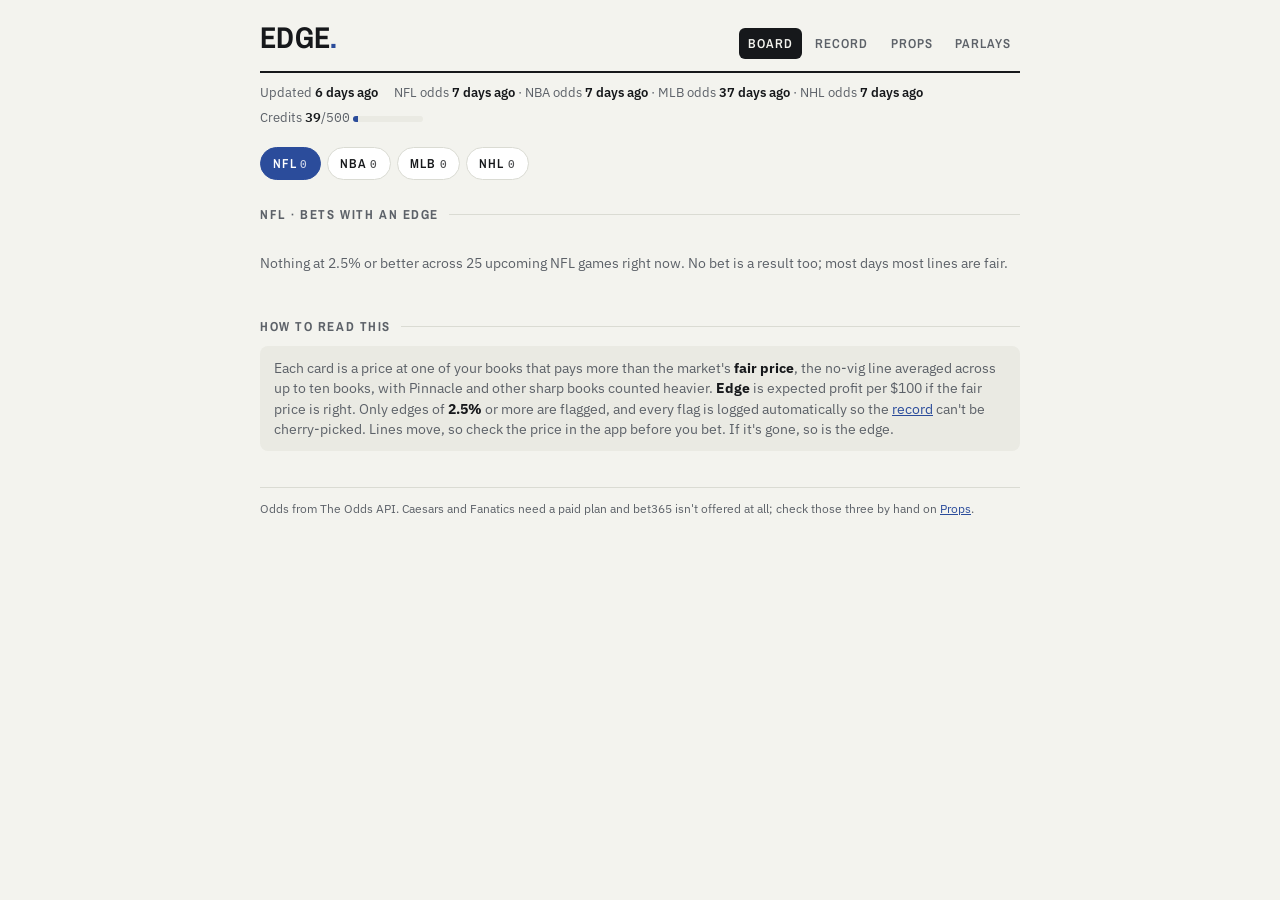
<file: docs/index.html>
<!doctype html>
<html lang="en">
<head>
<meta charset="utf-8">
<meta name="viewport" content="width=device-width,initial-scale=1,viewport-fit=cover">
<title>Edge Board</title>
<link rel="preconnect" href="https://fonts.googleapis.com">
<link rel="preconnect" href="https://fonts.gstatic.com" crossorigin>
<link rel="stylesheet" href="https://fonts.googleapis.com/css2?family=Archivo+Narrow:wght@600;700&family=IBM+Plex+Mono:wght@500;600&family=IBM+Plex+Sans:wght@400;600&display=swap">
<link rel="stylesheet" href="style.css">
</head>
<body>
<div class="wrap">
  <header class="top">
    <h1 class="brand">Edge<span>.</span></h1>
    <nav class="tabs">
      <a href="index.html" aria-current="page">Board</a>
      <a href="record.html">Record</a>
      <a href="props.html">Props</a>
      <a href="parlay.html">Parlays</a>
    </nav>
  </header>
  <div class="status" id="status">Loading…</div>
  <div id="alerts"></div>

  <div class="chips" id="chips" role="group" aria-label="Sport"></div>
  <h2 class="sec" id="flags-h">Bets with an edge</h2>
  <div id="flags"></div>
  <details class="watch" id="watch-box" hidden>
    <summary id="watch-sum">Close, but under the bar</summary>
    <div class="scroll"><table class="list" id="watch"></table></div>
  </details>

  <h2 class="sec">How to read this</h2>
  <p class="note">Each card is a price at one of your books that pays more than the market's <b>fair price</b>,
  the no-vig line averaged across up to ten books, with Pinnacle and other sharp books counted heavier.
  <b>Edge</b> is expected profit per $100 if the fair price is right. Only edges of <b id="min-ev">2.5%</b> or more
  are flagged, and every flag is logged automatically so the <a href="record.html">record</a> can't be cherry-picked.
  Lines move, so check the price in the app before you bet. If it's gone, so is the edge.</p>
  <footer>Odds from The Odds API. Caesars and Fanatics need a paid plan and bet365 isn't offered at all;
  check those three by hand on <a href="props.html">Props</a>.</footer>
</div>

<script>
const $ = id => document.getElementById(id);
const fmtOdds = o => (o > 0 ? "+" : "") + o;
const pct = (x, d = 1) => (x * 100).toFixed(d) + "%";
let BOARD = null, CUR = null;

function ago(iso){
  if(!iso) return "never";
  const m = Math.round((Date.now() - new Date(iso)) / 60000);
  if(m < 1) return "just now";
  if(m < 60) return m + " min ago";
  const h = Math.round(m / 60);
  return h < 48 ? h + " hr ago" : Math.round(h / 24) + " days ago";
}
function when(iso){
  return new Date(iso).toLocaleString([], {weekday:"short", hour:"numeric", minute:"2-digit"});
}
function betText(r){
  if(r.market === "totals") return `${r.side} ${r.point}`;
  if(r.market === "h2h") return `${r.side} ML`;
  return `${r.side} ${r.point > 0 ? "+" : ""}${r.point}`;
}
const bookName = k => (BOARD && BOARD.book_names[k]) || k;
const esc = s => String(s).replace(/[&<>"]/g, c => ({"&":"&amp;","<":"&lt;",">":"&gt;",'"':"&quot;"}[c]));

function slip(r){
  const moved = r.logged && (r.logged.price !== r.price || r.logged.book !== r.book || r.logged.point !== r.point);
  const others = (r.others || []).map(([b, p]) =>
    `<span>${esc(bookName(b))} <b>${fmtOdds(p)}</b></span>`).join("");
  return `<article class="slip">
    <div class="game"><span>${esc(r.away)} @ ${esc(r.home)}</span><span>· ${when(r.commence)}</span></div>
    <div class="bet">${esc(betText(r))} <span class="price">${fmtOdds(r.price)}</span></div>
    <div class="edge"><span class="pill ${r.ev >= BOARD.min_ev ? "" : "mid"}">+${pct(r.ev)}</span><small>EDGE</small></div>
    <div class="where">at <b>${esc(bookName(r.book))}</b> · fair ${fmtOdds(r.fair_odds)} (${pct(r.fair_p)})
      · ${r.n_books} books ${r.sharps && r.sharps.length ? '<span class="tag sharp">sharp</span>' : ""}
      ${moved ? `<span class="tag moved">first seen ${fmtOdds(r.logged.price)} ${esc(bookName(r.logged.book))}</span>` : ""}</div>
    ${others ? `<div class="others">${others}</div>` : ""}
  </article>`;
}

function renderSport(key){
  CUR = key;
  document.querySelectorAll("#chips button").forEach(b => b.setAttribute("aria-pressed", b.dataset.k === key));
  const s = BOARD.sports[key];
  const flags = s.flags || [], watch = s.watch || [];
  $("flags-h").textContent = `${s.label} · bets with an edge`;
  if(!s.last_pull){
    $("flags").innerHTML = `<p class="empty">No ${s.label} odds pulled yet. It pulls automatically once ${s.label} games are on the schedule.</p>`;
  } else if(!flags.length){
    $("flags").innerHTML = `<p class="empty">Nothing at ${(BOARD.min_ev*100).toFixed(1)}% or better across ${s.games} upcoming ${s.label} game${s.games===1?"":"s"} right now. No bet is a result too; most days most lines are fair.</p>`;
  } else {
    $("flags").innerHTML = flags.map(slip).join("");
  }
  $("watch-box").hidden = !watch.length;
  $("watch-sum").textContent = `Close, but under the bar (${watch.length})`;
  $("watch").innerHTML = `<tr><th>Bet</th><th>Book</th><th class="r">Price</th><th class="r">Fair</th><th class="r">Edge</th></tr>` +
    watch.map(r => `<tr><td>${esc(betText(r))}<br><small style="color:var(--muted)">${esc(r.away)} @ ${esc(r.home)}</small></td>
      <td>${esc(bookName(r.book))}</td><td class="r num">${fmtOdds(r.price)}</td>
      <td class="r num">${fmtOdds(r.fair_odds)}</td><td class="r num">+${pct(r.ev)}</td></tr>`).join("");
  try{ localStorage.setItem("edge-sport", key); }catch(e){}
}

function render(){
  const c = BOARD.credits || {};
  const rem = c.remaining, used = c.used, total = (rem ?? 0) + (used ?? 0) || 500;
  const pulls = Object.values(BOARD.sports).filter(s => s.last_pull)
    .map(s => `${s.label} odds <b>${ago(s.last_pull)}</b>`).join(" · ");
  $("status").innerHTML = `<span>Updated <b>${ago(BOARD.generated)}</b></span>` +
    (pulls ? `<span>${pulls}</span>` : "") +
    (rem != null ? `<span>Credits <b class="num">${rem}</b>/<span class="num">${total}</span>
      <span class="meter"><i style="width:${Math.max(0, Math.min(100, rem / total * 100))}%"></i></span></span>` : "");
  $("min-ev").textContent = pct(BOARD.min_ev);

  let alerts = "";
  (BOARD.errors || []).forEach(e => alerts += `<div class="alert">${esc(e)}</div>`);
  if(BOARD.check){
    const missing = Object.entries(BOARD.check.books).filter(([b, n]) => !n && BOARD.my_books.includes(b)).map(([b]) => bookName(b));
    if(missing.length) alerts += `<div class="alert" style="background:var(--warn-bg);color:var(--warn)">
      Not returned on the first check: ${esc(missing.join(", "))}. Those books aren't in the comparison yet.</div>`;
  }
  $("alerts").innerHTML = alerts;

  const keys = Object.keys(BOARD.sports);
  $("chips").innerHTML = keys.map(k => {
    const s = BOARD.sports[k];
    return `<button type="button" data-k="${k}" aria-pressed="false">${s.label}<small>${s.flags.length}</small></button>`;
  }).join("");
  $("chips").onclick = e => { const b = e.target.closest("button"); if(b) renderSport(b.dataset.k); };
  let saved = null; try{ saved = localStorage.getItem("edge-sport"); }catch(e){}
  const pick = (saved && BOARD.sports[saved]) ? saved
    : keys.find(k => BOARD.sports[k].flags.length) || keys.find(k => BOARD.sports[k].games) || keys[0];
  renderSport(pick);
}

fetch("data/board.json?t=" + Date.now())
  .then(r => { if(!r.ok) throw new Error(r.status); return r.json(); })
  .then(d => { BOARD = d; render(); })
  .catch(() => {
    $("status").textContent = "";
    $("flags").innerHTML = `<p class="empty">No board yet. It appears after the first scheduled run finishes, usually within an hour of setup.</p>`;
  });
</script>
</body>
</html>
</file>
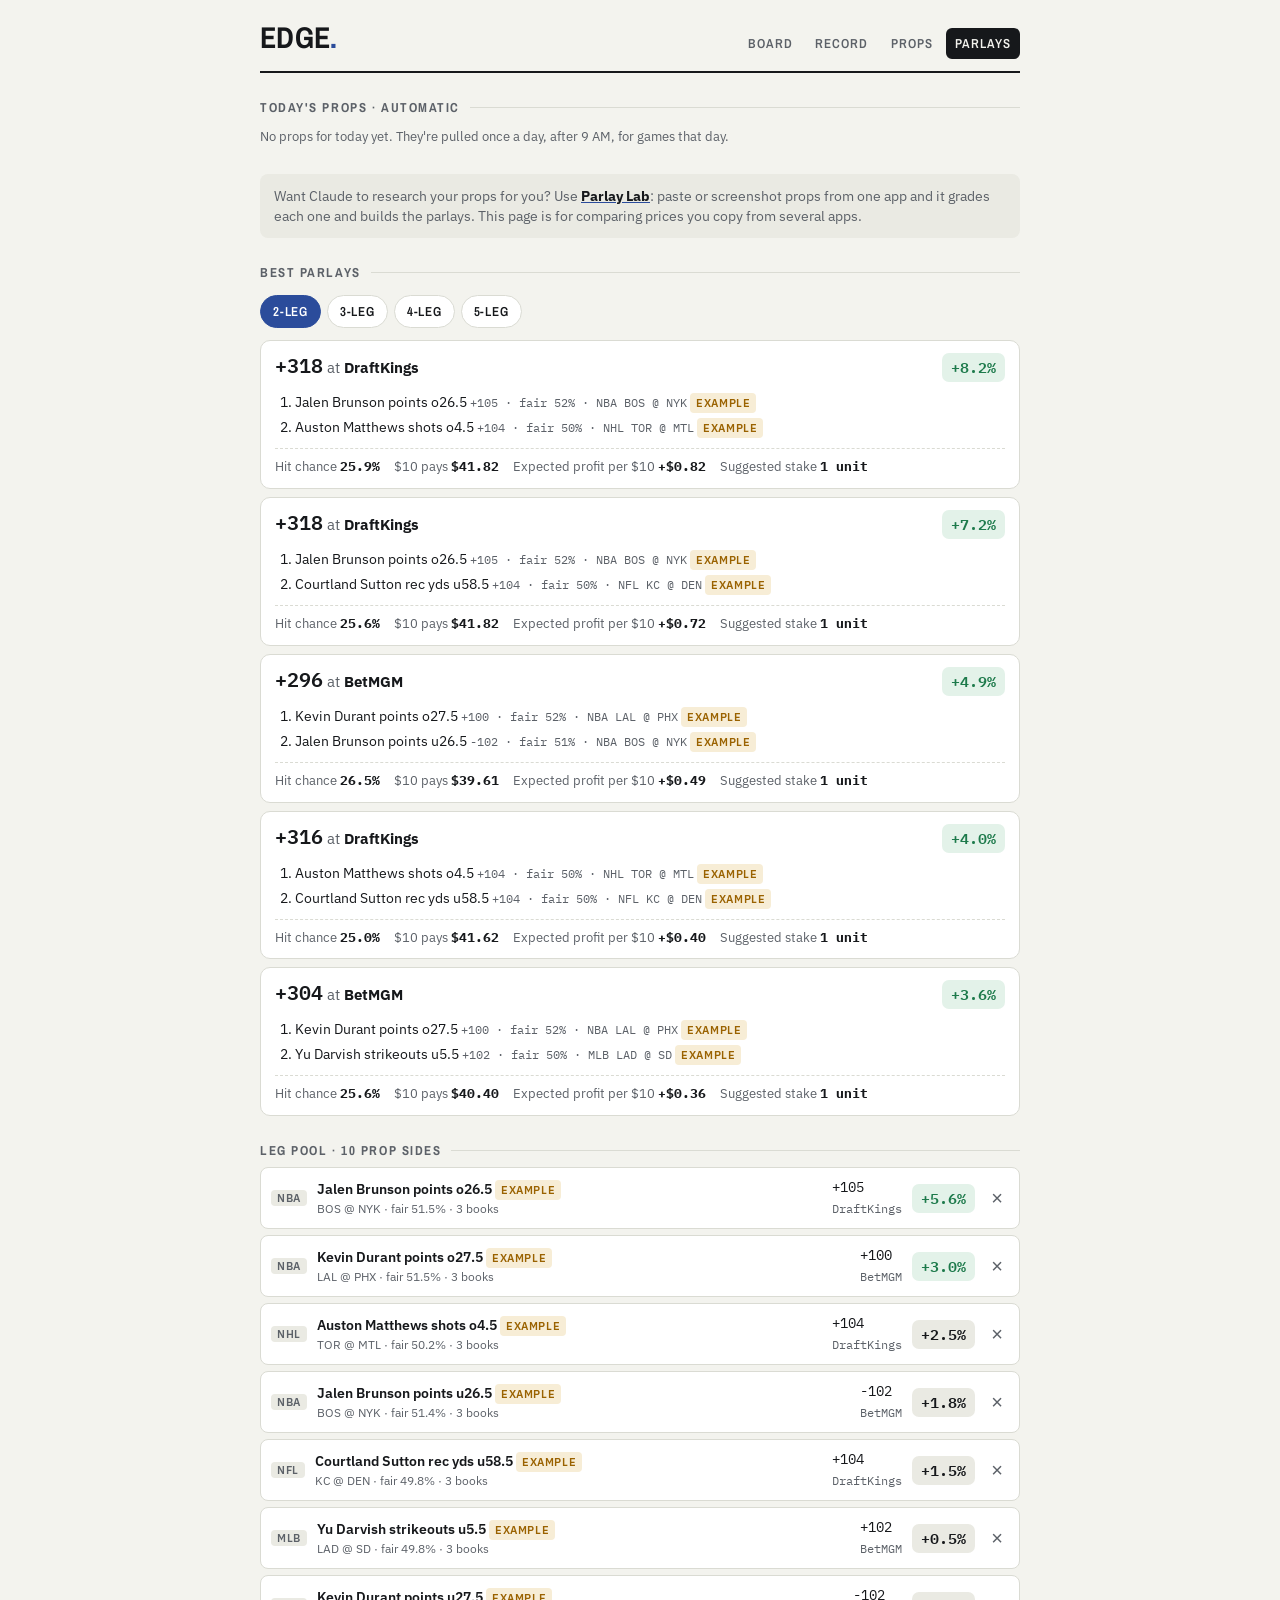
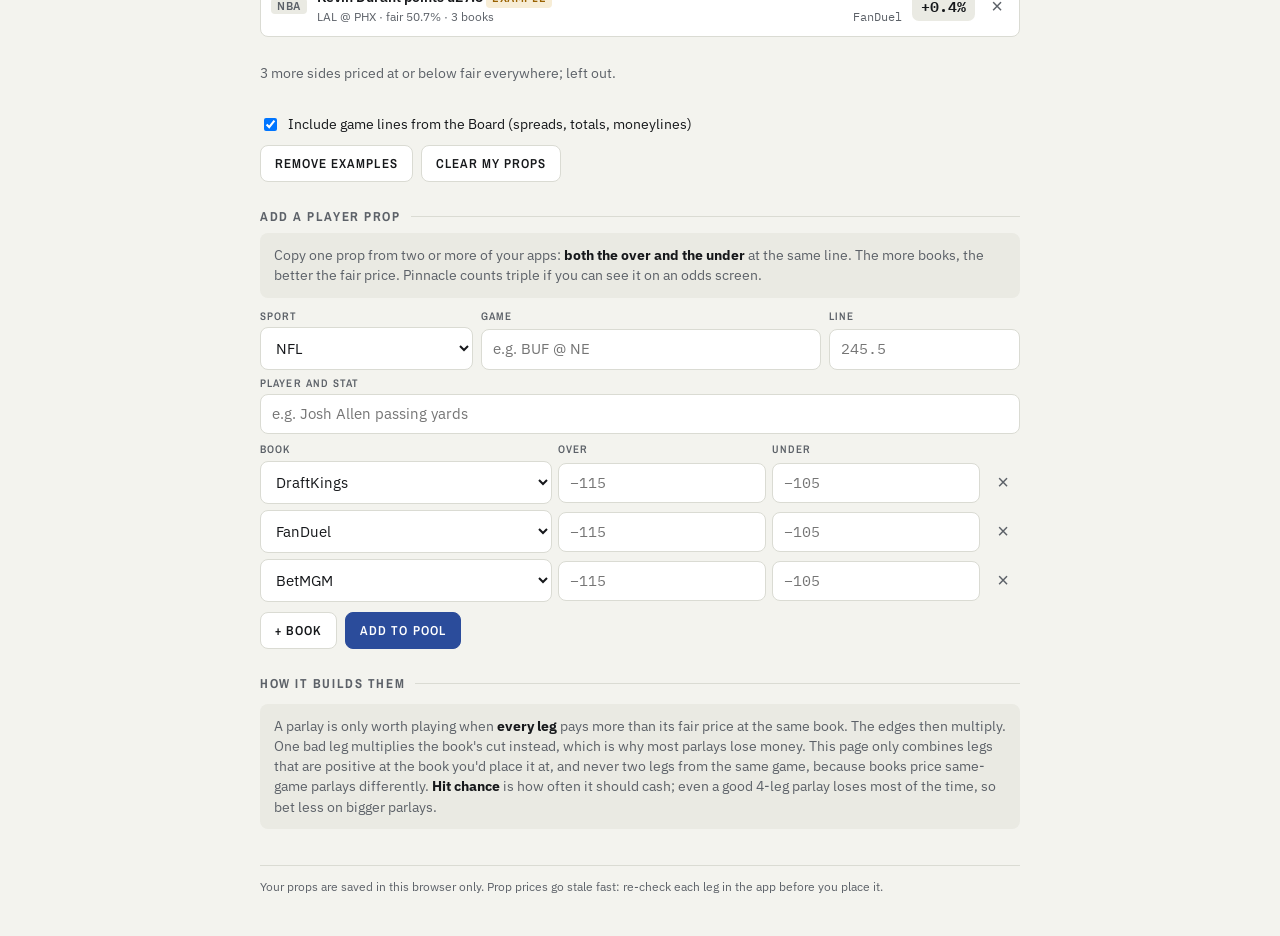
<file: docs/parlay.html>
<!doctype html>
<html lang="en">
<head>
<meta charset="utf-8">
<meta name="viewport" content="width=device-width,initial-scale=1,viewport-fit=cover">
<title>Edge Parlays</title>
<link rel="preconnect" href="https://fonts.googleapis.com">
<link rel="preconnect" href="https://fonts.gstatic.com" crossorigin>
<link rel="stylesheet" href="https://fonts.googleapis.com/css2?family=Archivo+Narrow:wght@600;700&family=IBM+Plex+Mono:wght@500;600&family=IBM+Plex+Sans:wght@400;600&display=swap">
<link rel="stylesheet" href="style.css">
<style>
 .pool{display:grid;gap:6px}
 .leg{display:grid;grid-template-columns:auto 1fr auto auto auto;gap:4px 10px;align-items:center;background:var(--surface);
      border:1px solid var(--line);border-radius:8px;padding:9px 10px;font-size:14px}
 .leg .what b{font-weight:600}
 .leg .what small{display:block;color:var(--muted);font-size:12px}
 .leg .ex{grid-column:1/-1;font-size:11.5px;color:var(--warn)}
 .parlay{background:var(--surface);border:1px solid var(--line);border-radius:10px;padding:12px 14px}
 .parlay + .parlay{margin-top:8px}
 .parlay .top{display:flex;justify-content:space-between;align-items:baseline;gap:10px;flex-wrap:wrap}
 .parlay .odds{font:600 20px/1.2 var(--mono)}
 .parlay ol{margin:8px 0 0;padding-left:20px;font-size:14px}
 .parlay ol li{padding:2px 0}
 .parlay ol li small{color:var(--muted);font-family:var(--mono);font-size:12px}
 .parlay .meta{display:flex;flex-wrap:wrap;gap:4px 14px;font-size:12.5px;color:var(--muted);margin-top:8px;
               border-top:1px dashed var(--line);padding-top:8px}
 .parlay .meta b{color:var(--ink);font-family:var(--mono)}
 .toggle{display:flex;gap:8px;align-items:center;font-size:14px;margin-top:10px}
 .toggle input{width:auto}
 .row3{display:grid;grid-template-columns:1fr 1.6fr 0.9fr;gap:8px;margin-top:8px}
 @media (max-width:520px){.row3{grid-template-columns:1fr 1fr}.row3 .field:nth-child(2){grid-column:1/-1;order:-1}}
</style>
</head>
<body>
<div class="wrap">
  <header class="top">
    <h1 class="brand">Edge<span>.</span></h1>
    <nav class="tabs">
      <a href="index.html">Board</a>
      <a href="record.html">Record</a>
      <a href="props.html">Props</a>
      <a href="parlay.html" aria-current="page">Parlays</a>
    </nav>
  </header>

  <section id="auto">
    <h2 class="sec">Today's props · automatic</h2>
    <p class="status" id="auto-status" style="padding:0">Loading today's props…</p>
    <div class="chips" id="auto-sizes" role="group" aria-label="Parlay size" style="margin-top:10px"></div>
    <div id="auto-parlays" style="margin-top:12px"></div>
    <details id="auto-legs-box" style="margin-top:12px">
      <summary style="cursor:pointer;font-size:13.5px;color:var(--muted);padding:6px 0">Every leg with an edge today</summary>
      <div class="pool" id="auto-legs"></div>
    </details>
  </section>

  <p class="note" style="margin-top:16px">Want Claude to research your props for you? Use
  <a href="https://claude.ai/artifact/MBNJRdA6NpfGnoZaj6BAuD" target="_blank" rel="noopener"><b>Parlay Lab</b></a>:
  paste or screenshot props from one app and it grades each one and builds the parlays. This page is for comparing prices you copy from several apps.</p>
  <h2 class="sec">Best parlays</h2>
  <div class="chips" id="sizes" role="group" aria-label="Parlay size"></div>
  <div id="parlays" style="margin-top:12px"></div>

  <h2 class="sec" id="pool-h">Leg pool</h2>
  <div class="pool" id="pool"></div>
  <label class="toggle"><input type="checkbox" id="use-board" checked> Include game lines from the Board (spreads, totals, moneylines)</label>
  <div style="display:flex;gap:8px;flex-wrap:wrap;margin-top:10px">
    <button type="button" class="btn" id="clear-ex" hidden>Remove examples</button>
    <button type="button" class="btn" id="clear-all">Clear my props</button>
  </div>

  <h2 class="sec">Add a player prop</h2>
  <p class="note" style="margin-top:0">Copy one prop from two or more of your apps: <b>both the over and the under</b> at the same line.
  The more books, the better the fair price. Pinnacle counts triple if you can see it on an odds screen.</p>
  <form id="f" autocomplete="off">
    <div class="row3">
      <div class="field"><label for="sport">Sport</label>
        <select id="sport"><option>NFL</option><option>NBA</option><option>MLB</option><option>NHL</option></select></div>
      <div class="field"><label for="game">Game</label><input id="game" placeholder="e.g. BUF @ NE" list="games"></div>
      <div class="field"><label for="line">Line</label><input id="line" class="num" inputmode="decimal" placeholder="245.5"></div>
    </div>
    <datalist id="games"></datalist>
    <div class="field" style="margin-top:8px"><label for="prop">Player and stat</label><input id="prop" placeholder="e.g. Josh Allen passing yards"></div>
    <div class="books" id="books">
      <div class="bookrow"><span class="hd">Book</span><span class="hd">Over</span><span class="hd">Under</span><span></span></div>
    </div>
    <div style="display:flex;gap:8px;flex-wrap:wrap;margin-top:10px">
      <button type="button" class="btn" id="add-book">+ Book</button>
      <button type="submit" class="btn primary" id="add-leg">Add to pool</button>
    </div>
    <p id="preview" class="note" style="margin-top:10px" hidden></p>
  </form>

  <h2 class="sec">How it builds them</h2>
  <p class="note">A parlay is only worth playing when <b>every leg</b> pays more than its fair price at the same book.
  The edges then multiply. One bad leg multiplies the book's cut instead, which is why most parlays lose money.
  This page only combines legs that are positive at the book you'd place it at, and never two legs from the same game,
  because books price same-game parlays differently. <b>Hit chance</b> is how often it should cash; even a good
  4-leg parlay loses most of the time, so bet less on bigger parlays.</p>
  <footer>Your props are saved in this browser only. Prop prices go stale fast: re-check each leg in the app before you place it.</footer>
</div>

<script>
const $ = id => document.getElementById(id);
const BOOKS = ["DraftKings","FanDuel","BetMGM","theScore Bet","Caesars","Fanatics","bet365","BetRivers","Pinnacle","Other"];
const MY_BOOKS = ["DraftKings","FanDuel","BetMGM","theScore Bet","Caesars","Fanatics","bet365"];
const WEIGHT = {Pinnacle: 3};
const KEYNAME = {draftkings:"DraftKings", fanduel:"FanDuel", betmgm:"BetMGM", espnbet:"theScore Bet",
                 williamhill_us:"Caesars", fanatics:"Fanatics"};
const STORE = "edge-parlay-legs";

const profit = o => o > 0 ? o / 100 : 100 / Math.abs(o);
const dec = o => 1 + profit(o);
const implied = o => 1 / (1 + profit(o));
const toAm = d => d >= 2 ? Math.round((d - 1) * 100) : -Math.round(100 / (d - 1));
const fmt = o => (o > 0 ? "+" : "") + o;
const pct = (x, d = 1) => (x * 100).toFixed(d) + "%";
const sgn = x => (x >= 0 ? "+" : "−") + Math.abs(x * 100).toFixed(1) + "%";
const esc = s => String(s ?? "").replace(/[&<>"]/g, c => ({"&":"&amp;","<":"&lt;",">":"&gt;",'"':"&quot;"}[c]));
const gameKey = s => String(s).toLowerCase().replace(/[^a-z0-9@]/g, "");

// Power method: the book's margin sits mostly on the longshot side.
function devig(ia, ib){
  if(ia + ib <= 1) return [ia / (ia + ib), ib / (ia + ib)];
  let lo = 1, hi = 8, k = 1;
  for(let i = 0; i < 60; i++){ k = (lo + hi) / 2; (ia ** k + ib ** k > 1) ? lo = k : hi = k; }
  const a = ia ** k, b = ib ** k;
  return [a / (a + b), b / (a + b)];
}
function parseOdds(s){
  s = String(s || "").trim().replace("−", "-");
  if(!s) return null;
  const n = parseInt(s, 10);
  return (!isFinite(n) || Math.abs(n) < 100) ? NaN : n;
}

/* ---------- leg pool ---------- */
let LEGS = [], BOARD_LEGS = [], SIZE = 2;
function load(){
  try{ LEGS = JSON.parse(localStorage.getItem(STORE) || "null"); }catch(e){ LEGS = null; }
  if(!Array.isArray(LEGS)) LEGS = examples();
  const cutoff = Date.now() - 36 * 3600e3;               // props older than 36 h are stale
  LEGS = LEGS.filter(l => l.example || l.added > cutoff);
}
function save(){ try{ localStorage.setItem(STORE, JSON.stringify(LEGS)); }catch(e){} }

// Build two legs (over, under) from a prop's quotes at several books.
function legsFromQuotes(sport, game, prop, line, rows, extra = {}){
  const qs = {};
  rows.forEach(r => { qs[r.book] = devig(implied(r.over), implied(r.under))[0]; });
  const pOver = weighted(qs), now = Date.now();
  const mk = (side, p, key) => ({
    id: [sport, gameKey(game), prop.toLowerCase(), line, side].join("|"),
    sport, game, label: `${prop} ${side === "Over" ? "o" : "u"}${line}`, side, fair: p, n: rows.length,
    qs: Object.fromEntries(Object.entries(qs).map(([b, q]) => [b, side === "Over" ? q : 1 - q])),
    prices: Object.fromEntries(rows.filter(r => r[key]).map(r => [r.book, r[key]])), added: now, ...extra });
  return [mk("Over", pOver, "over"), mk("Under", 1 - pOver, "under")];
}
function examples(){
  const ex = {example: true};
  const q = (b, o, u) => ({book: b, over: o, under: u});
  return [
    ...legsFromQuotes("NBA", "BOS @ NYK", "Jalen Brunson points", 26.5, [q("DraftKings",+105,-130), q("FanDuel",-115,-105), q("BetMGM",-118,-102)], ex),
    ...legsFromQuotes("NFL", "KC @ DEN", "Courtland Sutton rec yds", 58.5, [q("DraftKings",-128,+104), q("FanDuel",-110,-110), q("BetMGM",-112,-108)], ex),
    ...legsFromQuotes("NHL", "TOR @ MTL", "Auston Matthews shots", 4.5, [q("DraftKings",+104,-128), q("FanDuel",-112,-108), q("BetMGM",-110,-110)], ex),
    ...legsFromQuotes("MLB", "LAD @ SD", "Yu Darvish strikeouts", 5.5, [q("DraftKings",-110,-110), q("FanDuel",-112,-108), q("BetMGM",-125,+102)], ex),
    ...legsFromQuotes("NBA", "LAL @ PHX", "Kevin Durant points", 27.5, [q("DraftKings",-115,-105), q("FanDuel",-118,-102), q("BetMGM",+100,-122)], ex),
  ];
}

function weighted(qs, skip){
  let acc = 0, w = 0;
  for(const [b, q] of Object.entries(qs)) if(b !== skip){ const wt = WEIGHT[b] || 1; acc += wt * q; w += wt; }
  return w ? acc / w : null;
}
// A book never judges its own price: fair at a book comes from the other books.
function fairAt(l, book){ return (l.qs && Object.keys(l.qs).length > 1 && book in l.qs) ? weighted(l.qs, book) : l.fair; }
function legEv(l, book){ const o = l.prices[book]; return o ? fairAt(l, book) * dec(o) - 1 : null; }
function bestBook(l){
  let best = null;
  for(const [b, o] of Object.entries(l.prices)) if(MY_BOOKS.includes(b) && (!best || dec(o) > dec(best[1]))) best = [b, o];
  return best;
}
function allLegs(){ return LEGS.concat($("use-board").checked ? BOARD_LEGS : []); }

/* ---------- parlay search ---------- */
function combos(arr, k, start = 0, cur = [], out = [], used = new Set()){
  if(out.length > 20000) return out;
  if(cur.length === k){ out.push(cur.slice()); return out; }
  for(let i = start; i < arr.length; i++){
    const g = arr[i].sport + gameKey(arr[i].game);
    if(used.has(g)) continue;                              // one leg per game
    used.add(g); cur.push(arr[i]);
    combos(arr, k, i + 1, cur, out, used);
    cur.pop(); used.delete(g);
  }
  return out;
}
function bestParlays(k){
  const res = [];
  for(const book of MY_BOOKS){
    // Only legs that beat fair at this book, best first, capped to keep the search quick.
    const legs = allLegs().filter(l => (legEv(l, book) ?? -1) > 0)
      .sort((a, b) => legEv(b, book) - legEv(a, book)).slice(0, 18);
    if(legs.length < k) continue;
    for(const c of combos(legs, k)){
      const p = c.reduce((m, l) => m * fairAt(l, book), 1);
      const d = c.reduce((m, l) => m * dec(l.prices[book]), 1);
      res.push({book, legs: c, p, d, ev: p * d - 1});
    }
  }
  res.sort((a, b) => b.ev - a.ev);
  // Don't show near-duplicates: at most two parlays sharing the same top leg.
  const seen = {}, out = [];
  for(const r of res){
    const key = r.legs[0].id;
    seen[key] = (seen[key] || 0) + 1;
    if(seen[key] <= 2) out.push(r);
    if(out.length === 5) break;
  }
  return out;
}

/* ---------- render ---------- */
function renderParlays(){
  $("sizes").innerHTML = [2,3,4,5].map(n => `<button type="button" data-n="${n}" aria-pressed="${n === SIZE}">${n}-leg</button>`).join("");
  const P = bestParlays(SIZE);
  const stake = {2: "1 unit", 3: "½ unit", 4: "¼ unit", 5: "¼ unit"}[SIZE];
  if(!P.length){
    const plus = new Set(allLegs().filter(l => MY_BOOKS.some(b => (legEv(l, b) ?? -1) > 0)).map(l => l.sport + gameKey(l.game))).size;
    $("parlays").innerHTML = `<p class="empty">No ${SIZE}-leg parlay where every leg beats fair at one book. You have positive legs in
      ${plus} different game${plus === 1 ? "" : "s"}; a ${SIZE}-leg needs ${SIZE}, all at the same book. Add more props below,
      or drop to a smaller parlay. No bet beats a bad bet.</p>`;
    return;
  }
  $("parlays").innerHTML = P.map(r => `<article class="parlay">
    <div class="top"><div><span class="odds">${fmt(toAm(r.d))}</span> <span style="color:var(--muted)">at <b style="color:var(--ink)">${esc(r.book)}</b></span></div>
      <span class="pill">${sgn(r.ev)}</span></div>
    <ol>${r.legs.map(l => `<li>${esc(l.label)} <small>${fmt(l.prices[r.book])} · fair ${pct(fairAt(l, r.book), 0)} · ${esc(l.sport)} ${esc(l.game)}</small>${l.example ? ' <span class="tag moved">example</span>' : ""}</li>`).join("")}</ol>
    <div class="meta"><span>Hit chance <b>${pct(r.p)}</b></span><span>$10 pays <b>$${(10 * r.d).toFixed(2)}</b></span>
      <span>Expected profit per $10 <b>${r.ev >= 0 ? "+" : "−"}$${Math.abs(10 * r.ev).toFixed(2)}</b></span><span>Suggested stake <b>${stake}</b></span></div>
  </article>`).join("");
}

function renderPool(){
  const L = allLegs().map(l => ({l, bb: bestBook(l)})).filter(x => x.bb)
    .map(x => ({...x, ev: legEv(x.l, x.bb[0])})).sort((a, b) => b.ev - a.ev);
  const mine = LEGS.length, board = $("use-board").checked ? BOARD_LEGS.length : 0;
  $("pool-h").textContent = `Leg pool · ${mine} prop side${mine === 1 ? "" : "s"}${board ? ` + ${board} game line${board === 1 ? "" : "s"}` : ""}`;
  $("clear-ex").hidden = !LEGS.some(l => l.example);
  if(!L.length){ $("pool").innerHTML = `<p class="empty">No legs yet. Add a prop below.</p>`; return; }
  // Show positive legs, plus a count of the rest.
  const pos = L.filter(x => x.ev > 0), neg = L.length - pos.length;
  $("pool").innerHTML = pos.map(({l, bb, ev}) => `<div class="leg">
      <span class="tag">${esc(l.sport)}</span>
      <span class="what"><b>${esc(l.label)}</b>${l.example ? ' <span class="tag moved">example</span>' : ""}<small>${esc(l.game)} · fair ${pct(fairAt(l, bb[0]), 1)} · ${l.n} book${l.n === 1 ? "" : "s"}${l.source === "board" ? " · from Board" : ""}</small></span>
      <span class="num">${fmt(bb[1])}<br><small style="color:var(--muted)">${esc(bb[0])}</small></span>
      <span class="pill ${ev >= .025 ? "" : "mid"}">${sgn(ev)}</span>
      ${l.source !== "board" ? `<button type="button" class="x" data-del="${esc(l.id)}" aria-label="Remove">×</button>` : "<span></span>"}
      ${l.n < 3 && l.source !== "board" ? `<span class="ex">Only ${l.n} books; the fair price is rough. Add a third if you can.</span>` : ""}
    </div>`).join("") + (neg ? `<p class="empty" style="padding:6px 0">${neg} more side${neg === 1 ? "" : "s"} priced at or below fair everywhere; left out.</p>` : "");
}
function render(){ renderPool(); renderParlays(); }

/* ---------- add-prop form ---------- */
let seq = 0;
function addRow(book = "", o = "", u = ""){
  const i = seq++, row = document.createElement("div");
  row.className = "bookrow";
  row.innerHTML = `<select id="b${i}" aria-label="Book">${BOOKS.map(b => `<option${b === book ? " selected" : ""}>${b}</option>`).join("")}</select>
    <input id="o${i}" class="num" placeholder="−115" aria-label="Over odds" value="${esc(o)}">
    <input id="u${i}" class="num" placeholder="−105" aria-label="Under odds" value="${esc(u)}">
    <button type="button" class="x" aria-label="Remove book">×</button>`;
  row.querySelector(".x").onclick = () => { row.remove(); preview(); };
  $("books").appendChild(row);
}
function formRows(){
  return [...document.querySelectorAll("#books .bookrow")].slice(1).map(r => {
    const [s, o, u] = r.querySelectorAll("select,input");
    return {book: s.value, over: parseOdds(o.value), under: parseOdds(u.value)};
  });
}
function readForm(){
  const rows = formRows();
  if(rows.some(r => Number.isNaN(r.over) || Number.isNaN(r.under))) return {err: "An odds box has something that isn't American odds. Use numbers like −115 or +105."};
  const two = rows.filter(r => r.over && r.under);
  const game = $("game").value.trim(), prop = $("prop").value.trim(), line = $("line").value.trim();
  if(!game || !prop || !line) return {err: "Fill in the game, the player and stat, and the line."};
  if(two.length < 2) return {err: "Enter the over and under from at least two books."};
  return {legs: legsFromQuotes($("sport").value, game, prop, line, two)};
}
function preview(){
  const r = readForm(), el = $("preview");
  if(r.err){ el.hidden = !($("prop").value || $("game").value); el.textContent = r.err; return; }
  el.hidden = false;
  el.innerHTML = r.legs.map(l => { const bb = bestBook(l); const ev = bb ? legEv(l, bb[0]) : null;
    return `<b>${esc(l.side)}</b> fair ${pct(bb ? fairAt(l, bb[0]) : l.fair)} · best ${bb ? `${fmt(bb[1])} at ${esc(bb[0])} (${sgn(ev)})` : "none at your books"}`; }).join("<br>");
}
$("f").addEventListener("input", preview);
$("f").addEventListener("submit", e => {
  e.preventDefault();
  const r = readForm();
  if(r.err){ $("preview").hidden = false; $("preview").textContent = r.err; return; }
  const ids = new Set(r.legs.map(l => l.id));
  LEGS = LEGS.filter(l => !ids.has(l.id)).concat(r.legs);
  save(); render();
  $("prop").value = $("line").value = "";
  document.querySelectorAll("#books .bookrow input").forEach(i => i.value = "");
  $("preview").hidden = false;
  $("preview").textContent = "Added. Both sides are in the pool; only a side that beats fair somewhere gets used.";
  $("prop").focus();
});
$("add-book").onclick = () => addRow(BOOKS[Math.min(formRows().length, BOOKS.length - 1)]);
$("pool").onclick = e => { const b = e.target.closest("[data-del]"); if(!b) return;
  const base = b.dataset.del.split("|").slice(0, 4).join("|");
  LEGS = LEGS.filter(l => l.id.split("|").slice(0, 4).join("|") !== base); save(); render(); };
$("sizes").onclick = e => { const b = e.target.closest("button"); if(b){ SIZE = +b.dataset.n; renderParlays(); } };
$("use-board").onchange = render;
$("clear-ex").onclick = () => { LEGS = LEGS.filter(l => !l.example); save(); render(); };
let armed = null;
$("clear-all").onclick = () => {
  const b = $("clear-all");
  if(armed){ clearTimeout(armed); armed = null; LEGS = []; save(); render(); b.textContent = "Clear my props"; return; }
  b.textContent = "Tap again to clear"; armed = setTimeout(() => { armed = null; b.textContent = "Clear my props"; }, 4000);
};

/* ---------- game lines from the Board ---------- */
function boardLegs(B){
  const out = [], now = Date.now();
  for(const [key, s] of Object.entries(B.sports || {})){
    for(const r of (s.flags || []).concat(s.watch || [])){
      if(new Date(r.commence) <= now) continue;
      const prices = {};
      prices[KEYNAME[r.book] || r.book] = r.price;
      (r.others || []).forEach(([b, p]) => { if(KEYNAME[b]) prices[KEYNAME[b]] = p; });
      const label = r.market === "totals" ? `${r.side} ${r.point}` : r.market === "h2h" ? `${r.side} ML` : `${r.side} ${r.point > 0 ? "+" : ""}${r.point}`;
      out.push({id: `board|${r.away}@${r.home}|${r.market}|${r.side}`, sport: s.label, game: `${r.away} @ ${r.home}`,
                label, fair: r.fair_p, n: r.n_books, prices, source: "board"});
    }
  }
  return out;
}

for(const [b, o, u] of [["DraftKings"], ["FanDuel"], ["BetMGM"]]) addRow(b, o, u);
load(); render();
/* ---------- today's props, pulled automatically by Edge ---------- */
let AUTO = null, AUTO_SIZE = 2;
const legText = l => `${l.player} ${l.side === "Over" ? "o" : "u"}${l.line} ${l.prop}`;
function renderAuto(){
  const A = AUTO, st = $("auto-status");
  if(!A){ st.textContent = "No props pulled yet. Edge pulls them each morning for that day's games."; return; }
  const today = new Date().toLocaleDateString("en-CA", {timeZone: "America/Detroit"});
  const sports = Object.keys(A.pulled || {});
  if(A.error){ st.textContent = A.error; return; }
  if(A.date !== today || !sports.length){
    st.textContent = "No props for today yet. They're pulled once a day, after 9 AM, for games that day.";
    $("auto-sizes").innerHTML = ""; $("auto-parlays").innerHTML = ""; $("auto-legs-box").hidden = true; return;
  }
  const bn = k => (A.book_names || {})[k] || k;
  st.innerHTML = `${sports.join(", ")} · ${A.n_legs} props across your books · <b>${A.n_good}</b> priced better than fair
    · props credits this month ${A.budget.spent}/${A.monthly_budget}`;
  $("auto-sizes").innerHTML = [2,3,4,5].map(n => `<button type="button" data-n="${n}" aria-pressed="${n === AUTO_SIZE}">${n}-leg</button>`).join("");
  const byId = {}; A.legs.forEach(l => byId[l.id] = l);
  const P = (A.parlays[String(AUTO_SIZE)] || []).filter(r => r.legs.every(i => byId[i]));
  const stake = {2: "1 unit", 3: "½ unit", 4: "¼ unit", 5: "¼ unit"}[AUTO_SIZE];
  $("auto-parlays").innerHTML = P.length ? P.map((r, i) => `<article class="parlay">
      <div class="top"><div><span class="odds">${fmt(r.odds)}</span> <span style="color:var(--muted)">at <b style="color:var(--ink)">${esc(bn(r.book))}</b>
        · ${r.safest ? "most likely to hit" : i === 0 ? "best value" : "also good"}</span></div><span class="pill">${sgn(r.ev)}</span></div>
      <ol>${r.legs.map(id => { const l = byId[id]; return `<li>${esc(legText(l))} <small>${fmt(l.price)} · hits ${pct(l.fair_p, 0)} · ${esc(l.sport)} ${esc(l.game)}</small></li>`; }).join("")}</ol>
      <div class="meta"><span>Hit chance <b>${pct(r.p)}</b></span><span>$10 pays <b>$${(10 * r.decimal).toFixed(2)}</b></span>
        <span>Expected per $10 <b>+$${(10 * r.ev).toFixed(2)}</b></span><span>Stake <b>${stake}</b></span></div>
    </article>`).join("")
    : `<p class="empty">No ${AUTO_SIZE}-leg parlay today where every leg beats fair at one book, from ${AUTO_SIZE} different games. Try a smaller size; no bet beats a bad bet.</p>`;
  const good = A.legs.filter(l => l.ev >= 0.01).slice(0, 25);
  $("auto-legs-box").hidden = !good.length;
  $("auto-legs").innerHTML = good.map(l => `<div class="leg">
      <span class="tag">${esc(l.sport)}</span>
      <span class="what"><b>${esc(legText(l))}</b>${l.suspect ? ' <span class="tag moved">check price</span>' : ""}<small>${esc(l.game)} · fair ${fmt(l.fair_odds)} (${pct(l.fair_p, 0)}) · ${l.n_books} books</small></span>
      <span class="num">${fmt(l.price)}<br><small style="color:var(--muted)">${esc(bn(l.book))}</small></span>
      <span class="pill ${l.ev >= .025 ? "" : "mid"}">${sgn(l.ev)}</span><span></span>
    </div>`).join("");
}
$("auto-sizes").onclick = e => { const b = e.target.closest("button"); if(b){ AUTO_SIZE = +b.dataset.n; renderAuto(); } };
fetch("data/props.json?t=" + Date.now()).then(r => r.ok ? r.json() : null).then(d => { AUTO = d; renderAuto(); }).catch(() => renderAuto());
fetch("data/board.json?t=" + Date.now()).then(r => r.ok ? r.json() : null).then(B => {
  if(!B) return;
  BOARD_LEGS = boardLegs(B);
  render();
}).catch(() => {});
</script>
</body>
</html>
</file>
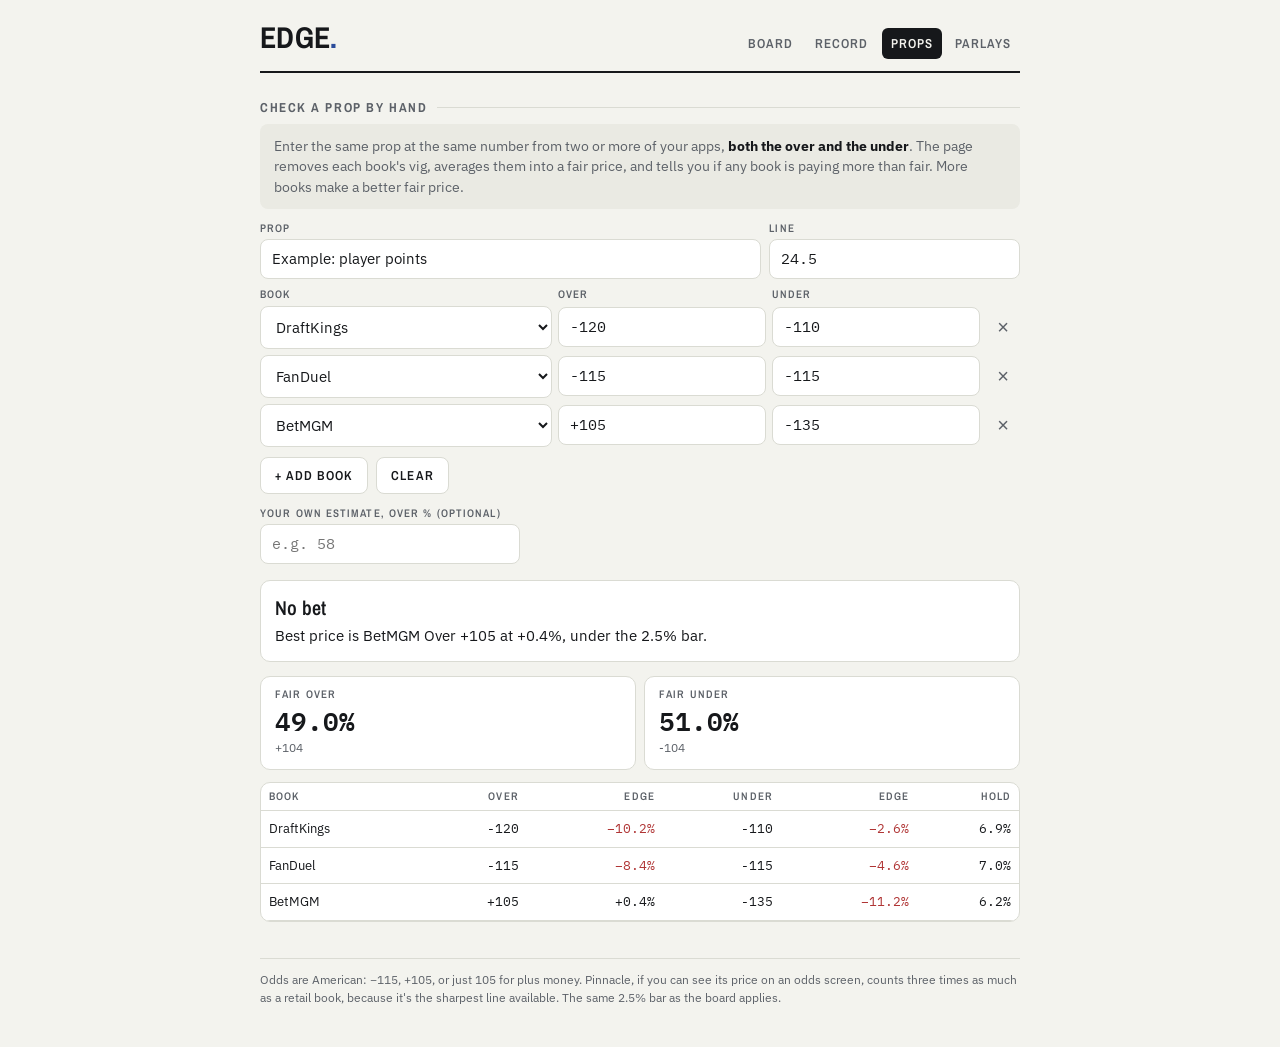
<file: docs/props.html>
<!doctype html>
<html lang="en">
<head>
<meta charset="utf-8">
<meta name="viewport" content="width=device-width,initial-scale=1,viewport-fit=cover">
<title>Edge Props</title>
<link rel="preconnect" href="https://fonts.googleapis.com">
<link rel="preconnect" href="https://fonts.gstatic.com" crossorigin>
<link rel="stylesheet" href="https://fonts.googleapis.com/css2?family=Archivo+Narrow:wght@600;700&family=IBM+Plex+Mono:wght@500;600&family=IBM+Plex+Sans:wght@400;600&display=swap">
<link rel="stylesheet" href="style.css">
</head>
<body>
<div class="wrap">
  <header class="top">
    <h1 class="brand">Edge<span>.</span></h1>
    <nav class="tabs">
      <a href="index.html">Board</a>
      <a href="record.html">Record</a>
      <a href="props.html" aria-current="page">Props</a>
      <a href="parlay.html">Parlays</a>
    </nav>
  </header>

  <h2 class="sec">Check a prop by hand</h2>
  <p class="note" style="margin-top:0">Enter the same prop at the same number from two or more of your apps,
  <b>both the over and the under</b>. The page removes each book's vig, averages them into a fair price,
  and tells you if any book is paying more than fair. More books make a better fair price.</p>

  <form id="f" autocomplete="off" style="margin-top:14px">
    <div class="row2">
      <div class="field"><label for="prop">Prop</label><input id="prop" placeholder="e.g. Jalen Brunson points"></div>
      <div class="field"><label for="line">Line</label><input id="line" class="num" inputmode="decimal" placeholder="25.5"></div>
    </div>
    <div class="books" id="books">
      <div class="bookrow"><span class="hd">Book</span><span class="hd">Over</span><span class="hd">Under</span><span></span></div>
    </div>
    <div style="display:flex;gap:8px;flex-wrap:wrap;margin-top:10px">
      <button type="button" class="btn" id="add">+ Add book</button>
      <button type="button" class="btn" id="clear">Clear</button>
    </div>
    <div class="field" style="margin-top:14px;max-width:260px">
      <label for="mine">Your own estimate, over % (optional)</label>
      <input id="mine" class="num" inputmode="decimal" placeholder="e.g. 58">
    </div>
  </form>

  <div id="out"></div>

  <footer>Odds are American: −115, +105, or just 105 for plus money. Pinnacle, if you can see its price on an odds
  screen, counts three times as much as a retail book, because it's the sharpest line available.
  The same 2.5% bar as the board applies.</footer>
</div>

<script>
const $ = id => document.getElementById(id);
const BOOKS = ["DraftKings","FanDuel","BetMGM","Caesars","Fanatics","theScore Bet","bet365","BetRivers","Pinnacle","Other"];
const WEIGHT = {Pinnacle: 3};
const MIN_EV = 0.025, MAX_EV = 0.15;

const profit = o => o > 0 ? o / 100 : 100 / Math.abs(o);
const implied = o => 1 / (1 + profit(o));
const ev = (p, o) => p * profit(o) - (1 - p);
const fairOdds = p => p >= .5 ? -Math.round(100 * p / (1 - p)) : Math.round(100 * (1 - p) / p);
const fmt = o => (o > 0 ? "+" : "") + o;
const pct = (x, d = 1) => (x * 100).toFixed(d) + "%";
const sgn = x => (x >= 0 ? "+" : "−") + Math.abs(x * 100).toFixed(1) + "%";
const esc = s => String(s).replace(/[&<>"]/g, c => ({"&":"&amp;","<":"&lt;",">":"&gt;",'"':"&quot;"}[c]));

function parseOdds(s){
  s = String(s || "").trim().replace("−", "-");
  if(!s) return null;
  const n = parseInt(s, 10);
  if(!isFinite(n) || Math.abs(n) < 100) return NaN;
  return n;
}

let seq = 0;
function addRow(book = "", over = "", under = ""){
  const i = seq++;
  const row = document.createElement("div");
  row.className = "bookrow";
  row.innerHTML = `<select id="b${i}" aria-label="Book">${BOOKS.map(b => `<option${b === book ? " selected" : ""}>${b}</option>`).join("")}</select>
    <input id="o${i}" class="num" inputmode="text" placeholder="−115" aria-label="Over odds" value="${esc(over)}">
    <input id="u${i}" class="num" inputmode="text" placeholder="−105" aria-label="Under odds" value="${esc(under)}">
    <button type="button" class="x" aria-label="Remove book">×</button>`;
  row.querySelector(".x").onclick = () => { row.remove(); calc(); };
  $("books").appendChild(row);
}

function rows(){
  return [...document.querySelectorAll("#books .bookrow")].slice(1).map(r => {
    const [sel, o, u] = r.querySelectorAll("select,input");
    return {book: sel.value, over: parseOdds(o.value), under: parseOdds(u.value), rawO: o.value, rawU: u.value};
  });
}

function save(){
  try{ localStorage.setItem("edge-props", JSON.stringify({prop: $("prop").value, line: $("line").value,
    mine: $("mine").value, rows: rows().map(r => [r.book, r.rawO, r.rawU])})); }catch(e){}
}

function calc(){
  save();
  const R = rows();
  const bad = R.filter(r => Number.isNaN(r.over) || Number.isNaN(r.under));
  const two = R.filter(r => r.over && r.under);
  const label = ($("prop").value.trim() || "the prop") + ($("line").value ? " " + $("line").value : "");
  const out = $("out");
  if(bad.length){
    out.innerHTML = `<div class="verdict">An odds box has something that isn't American odds (${esc(bad[0].book)}). Use numbers like −115 or +105.</div>`;
    return;
  }
  if(two.length < 2){
    out.innerHTML = `<div class="verdict">Enter the over <b>and</b> under from at least two books to get a fair price.
      ${two.length === 1 ? "One book so far." : ""}</div>`;
    return;
  }
  let acc = 0, w = 0;
  const per = two.map(r => {
    const io = implied(r.over), iu = implied(r.under);
    const q = io / (io + iu), wt = WEIGHT[r.book] || 1;
    acc += wt * q; w += wt;
    return {...r, q, hold: io + iu - 1};
  });
  const pOver = acc / w, pUnder = 1 - pOver;
  const mine = parseFloat($("mine").value);
  const pMine = isFinite(mine) && mine > 0 && mine < 100 ? mine / 100 : null;

  const cands = [];
  R.forEach(r => {
    if(r.over) cands.push({book: r.book, side: "Over", price: r.over, e: ev(pOver, r.over), m: pMine != null ? ev(pMine, r.over) : null});
    if(r.under) cands.push({book: r.book, side: "Under", price: r.under, e: ev(pUnder, r.under), m: pMine != null ? ev(1 - pMine, r.under) : null});
  });
  cands.sort((a, b) => b.e - a.e);
  const best = cands[0];

  let v;
  if(best.e > MAX_EV){
    v = `<div class="verdict"><b class="big">Check that price</b>${esc(best.book)} ${best.side} ${fmt(best.price)} is ${sgn(best.e)} over fair,
      too big to be real most of the time. It's usually a typo or a line that's about to move.</div>`;
  } else if(best.e >= MIN_EV){
    v = `<div class="verdict go"><b class="big">${best.side} ${esc($("line").value || "")} at ${esc(best.book)} ${fmt(best.price)}</b>
      ${sgn(best.e)} edge on ${esc(label)}. Fair is ${fmt(fairOdds(best.side === "Over" ? pOver : pUnder))}.</div>`;
  } else {
    v = `<div class="verdict"><b class="big">No bet</b>Best price is ${esc(best.book)} ${best.side} ${fmt(best.price)} at ${sgn(best.e)}, under the ${pct(MIN_EV)} bar.</div>`;
  }

  const hi = x => x >= MIN_EV ? "good" : x < 0 ? "bad" : "";
  const table = `<div class="scroll" style="margin-top:12px"><table class="list">
    <tr><th>Book</th><th class="r">Over</th><th class="r">Edge</th><th class="r">Under</th><th class="r">Edge</th><th class="r">Hold</th></tr>
    ${R.map(r => {
      const o = r.over ? ev(pOver, r.over) : null, u = r.under ? ev(pUnder, r.under) : null;
      const h = r.over && r.under ? implied(r.over) + implied(r.under) - 1 : null;
      return `<tr><td>${esc(r.book)}${WEIGHT[r.book] ? ' <span class="tag sharp">sharp</span>' : ""}</td>
        <td class="r num">${r.over ? fmt(r.over) : "–"}</td><td class="r num ${o != null ? hi(o) : ""}">${o != null ? sgn(o) : "–"}</td>
        <td class="r num">${r.under ? fmt(r.under) : "–"}</td><td class="r num ${u != null ? hi(u) : ""}">${u != null ? sgn(u) : "–"}</td>
        <td class="r num">${h != null ? pct(h) : "–"}</td></tr>`;
    }).join("")}</table></div>`;

  const fair = `<div class="scoreboard">
    <div class="stat"><div class="k">Fair over</div><div class="v">${pct(pOver)}</div><div class="s">${fmt(fairOdds(pOver))}</div></div>
    <div class="stat"><div class="k">Fair under</div><div class="v">${pct(pUnder)}</div><div class="s">${fmt(fairOdds(pUnder))}</div></div>
    ${pMine != null ? `<div class="stat"><div class="k">Your over</div><div class="v">${pct(pMine)}</div>
      <div class="s">${Math.abs(pMine - pOver) < .03 ? "close to the market" : pMine > pOver ? "higher than the market" : "lower than the market"}</div></div>` : ""}
  </div>`;

  const mineNote = pMine != null && best
    ? `<p class="note" style="margin-top:10px">By <b>your</b> ${pct(pMine)} estimate, the best price is
       ${(() => { const c = [...cands].sort((a, b) => b.m - a.m)[0]; return `${esc(c.book)} ${c.side} ${fmt(c.price)} at ${sgn(c.m)}`; })()}.
       When your number and the market disagree by a lot, the market is usually right.</p>` : "";

  out.innerHTML = v + fair + table + mineNote;
}

$("add").onclick = () => { addRow(BOOKS[Math.min(rows().length, BOOKS.length - 1)]); calc(); };
$("clear").onclick = () => {
  $("prop").value = $("line").value = $("mine").value = "";
  document.querySelectorAll("#books .bookrow").forEach((r, i) => { if(i) r.remove(); });
  addRow("DraftKings"); addRow("FanDuel"); addRow("BetMGM"); calc();
};
$("f").addEventListener("input", calc);
$("f").addEventListener("submit", e => e.preventDefault());

let saved = null;
try{ saved = JSON.parse(localStorage.getItem("edge-props") || "null"); }catch(e){}
if(saved && saved.rows && saved.rows.length){
  $("prop").value = saved.prop || ""; $("line").value = saved.line || ""; $("mine").value = saved.mine || "";
  saved.rows.forEach(r => addRow(...r));
} else {
  // A worked example so the page shows what it does; clear it and enter your own.
  $("prop").value = "Example: player points"; $("line").value = "24.5";
  addRow("DraftKings", "-120", "-110"); addRow("FanDuel", "-115", "-115"); addRow("BetMGM", "+105", "-135");
}
calc();
</script>
</body>
</html>
</file>
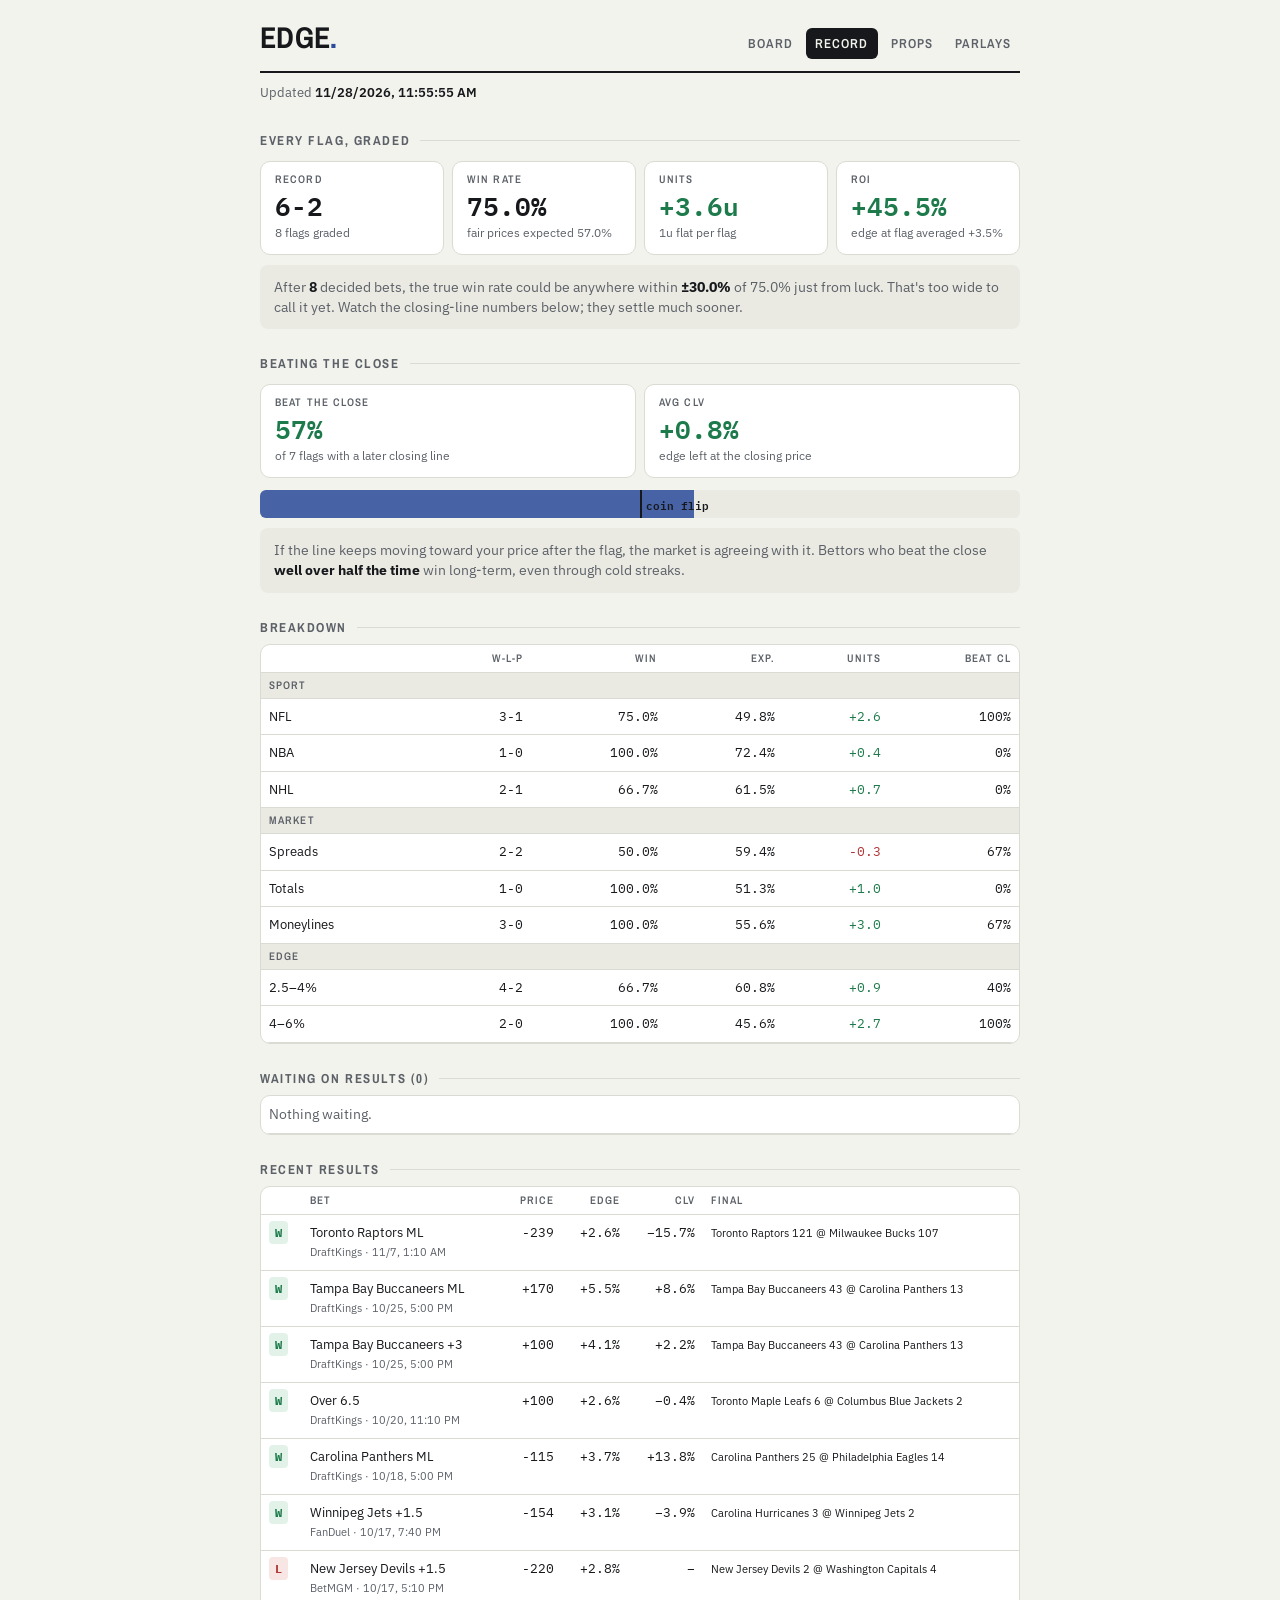
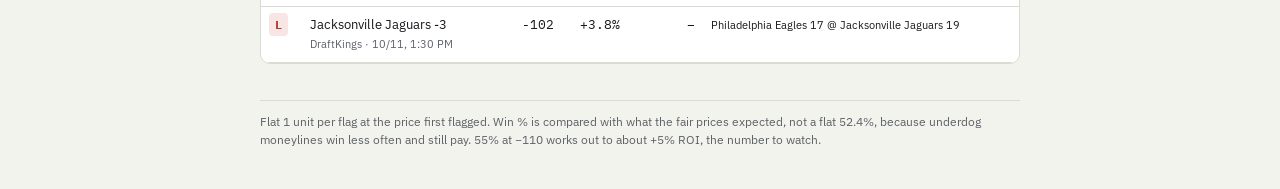
<file: docs/record.html>
<!doctype html>
<html lang="en">
<head>
<meta charset="utf-8">
<meta name="viewport" content="width=device-width,initial-scale=1,viewport-fit=cover">
<title>Edge Record</title>
<link rel="preconnect" href="https://fonts.googleapis.com">
<link rel="preconnect" href="https://fonts.gstatic.com" crossorigin>
<link rel="stylesheet" href="https://fonts.googleapis.com/css2?family=Archivo+Narrow:wght@600;700&family=IBM+Plex+Mono:wght@500;600&family=IBM+Plex+Sans:wght@400;600&display=swap">
<link rel="stylesheet" href="style.css">
</head>
<body>
<div class="wrap">
  <header class="top">
    <h1 class="brand">Edge<span>.</span></h1>
    <nav class="tabs">
      <a href="index.html">Board</a>
      <a href="record.html" aria-current="page">Record</a>
      <a href="props.html">Props</a>
      <a href="parlay.html">Parlays</a>
    </nav>
  </header>
  <div class="status" id="status">Loading…</div>

  <h2 class="sec">Every flag, graded</h2>
  <div id="summary"></div>

  <h2 class="sec">Beating the close</h2>
  <div id="clv"></div>

  <h2 class="sec">Breakdown</h2>
  <div class="scroll"><table class="list" id="breakdown"></table></div>

  <h2 class="sec" id="pending-h">Waiting on results</h2>
  <div class="scroll"><table class="list" id="pending"></table></div>

  <h2 class="sec">Recent results</h2>
  <div class="scroll"><table class="list" id="recent"></table></div>

  <footer>Flat 1 unit per flag at the price first flagged. Win % is compared with what the fair prices
  expected, not a flat 52.4%, because underdog moneylines win less often and still pay.
  55% at −110 works out to about +5% ROI, the number to watch.</footer>
</div>

<script>
const $ = id => document.getElementById(id);
const fmtOdds = o => (o > 0 ? "+" : "") + o;
const pct = (x, d = 1) => x == null ? "–" : (x * 100).toFixed(d) + "%";
const sgn = (x, d = 1) => x == null ? "–" : (x >= 0 ? "+" : "−") + Math.abs(x * 100).toFixed(d) + "%";
const esc = s => String(s ?? "").replace(/[&<>"]/g, c => ({"&":"&amp;","<":"&lt;",">":"&gt;",'"':"&quot;"}[c]));
const when = iso => new Date(iso).toLocaleString([], {month:"numeric", day:"numeric", hour:"numeric", minute:"2-digit"});
function betText(r){
  if(r.market === "totals") return `${r.side} ${r.point}`;
  if(r.market === "h2h") return `${r.side} ML`;
  return `${r.side} ${r.point > 0 ? "+" : ""}${r.point}`;
}
// 95% margin of error on a win rate after n decided bets.
const moe = (p, n) => n ? 1.96 * Math.sqrt(p * (1 - p) / n) : null;

function stat(k, v, s, cls = ""){
  return `<div class="stat"><div class="k">${k}</div><div class="v ${cls}">${v}</div><div class="s">${s}</div></div>`;
}

function render(R){
  const o = R.overall;
  $("status").innerHTML = `<span>Updated <b>${new Date(R.generated).toLocaleString()}</b></span>`;
  if(!o.n){
    $("summary").innerHTML = `<p class="empty">No graded flags yet. Each flag is graded the morning after its game.</p>`;
    $("clv").innerHTML = `<p class="empty">Appears once flagged games have kicked off.</p>`;
  } else {
    const decided = o.w + o.l, m = moe(o.win_pct, decided);
    $("summary").innerHTML = `<div class="scoreboard">
      ${stat("Record", `${o.w}-${o.l}${o.p ? "-" + o.p : ""}`, `${o.n} flags graded`)}
      ${stat("Win rate", pct(o.win_pct), `fair prices expected ${pct(o.expected_pct)}`)}
      ${stat("Units", (o.units >= 0 ? "+" : "") + o.units.toFixed(1) + "u", `1u flat per flag`, o.units >= 0 ? "good" : "bad")}
      ${stat("ROI", sgn(o.roi), `edge at flag averaged ${sgn(o.avg_ev)}`, o.roi >= 0 ? "good" : "bad")}
    </div>
    <p class="note" style="margin-top:10px">After <b>${decided}</b> decided bets, the true win rate could be anywhere
    within <b>±${pct(m)}</b> of ${pct(o.win_pct)} just from luck. ${decided < 300
      ? "That's too wide to call it yet. Watch the closing-line numbers below; they settle much sooner."
      : "That's getting narrow enough to take seriously."}</p>`;

    if(o.clv_n){
      const b = o.beat_close_pct;
      $("clv").innerHTML = `<div class="scoreboard">
        ${stat("Beat the close", pct(b, 0), `of ${o.clv_n} flags with a later closing line`, b >= 0.5 ? "good" : "bad")}
        ${stat("Avg CLV", sgn(o.avg_clv), "edge left at the closing price", (o.avg_clv ?? 0) >= 0 ? "good" : "bad")}
      </div>
      <div class="bar" role="img" aria-label="Beat the close ${pct(b,0)}">
        <div class="fill" style="width:${b * 100}%"></div>
        <div class="mark" style="left:50%"></div>
        <span class="lbl" style="left:calc(50% + 6px)">coin flip</span>
      </div>
      <p class="note" style="margin-top:10px">If the line keeps moving toward your price after the flag, the market is
      agreeing with it. Bettors who beat the close <b>well over half the time</b> win long-term, even through cold streaks.</p>`;
    } else {
      $("clv").innerHTML = `<p class="empty">No flags have a later closing line yet.</p>`;
    }
  }

  const rows = [];
  let lastGrp = null;
  const add = (grp, name, t) => {
    if(grp !== lastGrp){ rows.push(`<tr class="grp"><td colspan="6">${grp}</td></tr>`); lastGrp = grp; }
    rows.push(`<tr><td>${esc(name)}</td>
    <td class="r num">${t.w}-${t.l}${t.p ? "-" + t.p : ""}</td><td class="r num">${pct(t.win_pct)}</td>
    <td class="r num">${pct(t.expected_pct)}</td><td class="r num ${t.units >= 0 ? "good" : "bad"}">${(t.units >= 0 ? "+" : "") + t.units.toFixed(1)}</td>
    <td class="r num">${pct(t.beat_close_pct, 0)}</td></tr>`);
  };
  const mk = {spreads: "Spreads", totals: "Totals", h2h: "Moneylines"};
  Object.entries(R.by_sport || {}).forEach(([k, t]) => add("Sport", k, t));
  Object.entries(R.by_market || {}).forEach(([k, t]) => add("Market", mk[k] || k, t));
  Object.entries(R.by_ev || {}).forEach(([k, t]) => add("Edge", k, t));
  $("breakdown").innerHTML = rows.length
    ? `<tr><th></th><th class="r">W-L-P</th><th class="r">Win</th><th class="r">Exp.</th><th class="r">Units</th><th class="r">Beat CL</th></tr>` + rows.join("")
    : `<tr><td class="empty">Nothing graded yet.</td></tr>`;

  const allP = R.pending || [], P = allP.slice(0, 20);
  $("pending-h").textContent = `Waiting on results (${allP.length})`;
  $("pending").innerHTML = P.length
    ? `<tr><th>Game</th><th>Bet</th><th>Book</th><th class="r">Price</th><th class="r">Edge</th><th class="r">Close</th></tr>` +
      P.map(f => `<tr><td>${esc(f.away)} @ ${esc(f.home)}<br><small style="color:var(--muted)">${when(f.commence)}</small></td>
        <td>${esc(betText(f))}</td><td>${esc(f.book_name || f.book)}</td><td class="r num">${fmtOdds(f.price)}</td>
        <td class="r num">+${pct(f.ev)}</td>
        <td class="r num">${f.close && f.close.later ? (f.close.beat ? "beat" : f.close.beat === false ? "lost" : "–") : "–"}</td></tr>`).join("")
    + (allP.length > P.length ? `<tr><td colspan="6" style="color:var(--muted)">…and ${allP.length - P.length} more</td></tr>` : "")
    : `<tr><td class="empty">Nothing waiting.</td></tr>`;

  const Rc = (R.recent || []).slice(0, 30);
  $("recent").innerHTML = Rc.length
    ? `<tr><th></th><th>Bet</th><th class="r">Price</th><th class="r">Edge</th><th class="r">CLV</th><th>Final</th></tr>` +
      Rc.map(f => `<tr><td><span class="res ${f.result}">${f.result}</span></td>
        <td>${esc(betText(f))}<br><small style="color:var(--muted)">${esc(f.book_name || f.book)} · ${when(f.commence)}</small></td>
        <td class="r num">${fmtOdds(f.price)}</td><td class="r num">+${pct(f.ev)}</td>
        <td class="r num">${f.close && f.close.later && f.close.clv_ev != null ? sgn(f.close.clv_ev) : "–"}</td>
        <td><small>${esc(f.final)}</small></td></tr>`).join("")
    : `<tr><td class="empty">No results yet.</td></tr>`;
}

fetch("data/record.json?t=" + Date.now())
  .then(r => { if(!r.ok) throw new Error(r.status); return r.json(); })
  .then(render)
  .catch(() => { $("status").textContent = ""; $("summary").innerHTML = `<p class="empty">No record yet. It appears after the first scheduled run.</p>`; });
</script>
</body>
</html>
</file>
<file: docs/style.css>
/* Edge — shared styles. Tokens first; both themes follow the viewer's OS setting. */
:root{
  --bg:#F3F3EE; --surface:#FFFFFF; --sunk:#EAEAE3; --ink:#16181B; --muted:#5C6168;
  --line:#DADBD3; --accent:#2B4C9B; --accent-ink:#FFFFFF;
  --good:#1D7A4B; --good-bg:#E3F2E9; --bad:#B03535; --bad-bg:#F8E6E4;
  --warn:#9A6200; --warn-bg:#F7EDD6;
  --display:"Archivo Narrow","Arial Narrow",system-ui,sans-serif;
  --body:"IBM Plex Sans",system-ui,-apple-system,"Segoe UI",sans-serif;
  --mono:"IBM Plex Mono",ui-monospace,SFMono-Regular,Menlo,monospace;
  color-scheme:light;
}
@media (prefers-color-scheme:dark){
  :root{
    --bg:#0F1113; --surface:#171A1E; --sunk:#1E2226; --ink:#ECEDE9; --muted:#9BA1A8;
    --line:#2A2F34; --accent:#8EA7EE; --accent-ink:#0F1113;
    --good:#56C58C; --good-bg:#15291F; --bad:#F07C7C; --bad-bg:#2E1818;
    --warn:#E3AA48; --warn-bg:#2C2211;
    color-scheme:dark;
  }
}
*{box-sizing:border-box}
html{-webkit-text-size-adjust:100%}
body{margin:0;background:var(--bg);color:var(--ink);font:15px/1.5 var(--body);
     padding:env(safe-area-inset-top,0px) 16px calc(40px + env(safe-area-inset-bottom,0px))}
.wrap{max-width:760px;margin:0 auto}
a{color:var(--accent)}
.num,.mono{font-family:var(--mono);font-variant-numeric:tabular-nums}

header.top{display:flex;align-items:baseline;justify-content:space-between;gap:12px;flex-wrap:wrap;
           padding-block:22px 12px;border-bottom:2px solid var(--ink)}
.brand{font:700 30px/1 var(--display);letter-spacing:.01em;margin:0;text-transform:uppercase}
.brand span{color:var(--accent)}
nav.tabs{display:flex;gap:4px}
nav.tabs a{font:600 13px/1 var(--display);letter-spacing:.08em;text-transform:uppercase;text-decoration:none;
           color:var(--muted);padding:9px 9px;border-radius:6px}
nav.tabs a[aria-current="page"]{background:var(--ink);color:var(--bg)}
nav.tabs a:focus-visible,button:focus-visible,select:focus-visible,input:focus-visible{outline:2px solid var(--accent);outline-offset:2px}

.status{display:flex;flex-wrap:wrap;gap:6px 16px;font-size:12.5px;color:var(--muted);padding-block:10px 4px}
.status b{color:var(--ink);font-weight:600}
.meter{display:inline-block;width:70px;height:6px;background:var(--sunk);border-radius:3px;vertical-align:middle;overflow:hidden}
.meter i{display:block;height:100%;background:var(--accent)}
.alert{background:var(--bad-bg);color:var(--bad);border-radius:8px;padding:10px 12px;font-size:13.5px;margin-top:10px}
.note{background:var(--sunk);border-radius:8px;padding:12px 14px;font-size:13.5px;color:var(--muted)}
.note b{color:var(--ink)}

h2.sec{font:700 13px/1 var(--display);letter-spacing:.12em;text-transform:uppercase;color:var(--muted);
       margin:28px 0 10px;display:flex;align-items:center;gap:10px}
h2.sec::after{content:"";flex:1;border-top:1px solid var(--line)}

.chips{display:flex;gap:6px;flex-wrap:wrap;margin-top:16px}
.chips button{font:600 13px/1 var(--display);letter-spacing:.06em;text-transform:uppercase;cursor:pointer;
              border:1px solid var(--line);background:var(--surface);color:var(--ink);padding:9px 12px;border-radius:999px}
.chips button[aria-pressed="true"]{background:var(--accent);border-color:var(--accent);color:var(--accent-ink)}
.chips button small{font-family:var(--mono);font-weight:500;opacity:.75;margin-left:4px}

/* A flag reads like a bet slip: what to bet on top, why underneath. */
.slip{background:var(--surface);border:1px solid var(--line);border-radius:10px;padding:14px 14px 12px;
      display:grid;grid-template-columns:1fr auto;gap:4px 14px}
.slip + .slip{margin-top:8px}
.slip .game{grid-column:1/-1;font-size:12.5px;color:var(--muted);display:flex;gap:8px;flex-wrap:wrap}
.slip .bet{font:600 19px/1.25 var(--display);letter-spacing:.01em}
.slip .bet .price{font-family:var(--mono);font-weight:600;font-size:17px}
.slip .where{font-size:13px;color:var(--muted)}
.slip .where b{color:var(--ink);font-weight:600}
.slip .edge{grid-row:2/4;grid-column:2;align-self:center;text-align:right}
.pill{display:inline-block;font:600 15px/1 var(--mono);padding:7px 9px;border-radius:7px;background:var(--good-bg);color:var(--good)}
.pill.mid{background:var(--sunk);color:var(--ink)}
.pill.neg{background:var(--bad-bg);color:var(--bad)}
.slip .edge small{display:block;font-size:11px;color:var(--muted);margin-top:5px;letter-spacing:.04em}
.slip .others{grid-column:1/-1;display:flex;flex-wrap:wrap;gap:4px 10px;font:12px/1.4 var(--mono);color:var(--muted);
              border-top:1px dashed var(--line);margin-top:8px;padding-top:8px}
.slip .others span b{font-weight:600;color:var(--ink)}
.tag{font:600 10.5px/1 var(--body);letter-spacing:.06em;text-transform:uppercase;padding:3px 6px;border-radius:4px;
     background:var(--sunk);color:var(--muted)}
.tag.sharp{background:var(--accent);color:var(--accent-ink)}
.tag.moved{background:var(--warn-bg);color:var(--warn)}
.empty{color:var(--muted);font-size:14px;padding:18px 0}

details.watch{margin-top:14px}
details.watch summary{cursor:pointer;font-size:13.5px;color:var(--muted);padding:6px 0}
table.list{width:100%;border-collapse:collapse;font-size:13px}
table.list th{font:600 11px/1 var(--display);letter-spacing:.1em;text-transform:uppercase;color:var(--muted);
              text-align:left;padding:8px 8px;border-bottom:1px solid var(--line);white-space:nowrap}
table.list td{padding:8px;border-bottom:1px solid var(--line);vertical-align:top}
table.list td.r,table.list th.r{text-align:right}
table.list td.num{white-space:nowrap}
table.list tr.grp td{font:600 11px/1 var(--display);letter-spacing:.1em;text-transform:uppercase;color:var(--muted);background:var(--sunk);padding:7px 8px}
.scroll{overflow-x:auto;background:var(--surface);border:1px solid var(--line);border-radius:10px}

/* Record */
.scoreboard{display:grid;grid-template-columns:repeat(auto-fit,minmax(150px,1fr));gap:8px;margin-top:14px}
.stat{background:var(--surface);border:1px solid var(--line);border-radius:10px;padding:12px 14px}
.stat .k{font:600 11px/1 var(--display);letter-spacing:.1em;text-transform:uppercase;color:var(--muted)}
.stat .v{font:600 clamp(20px,6.2vw,26px)/1.15 var(--mono);white-space:nowrap;font-variant-numeric:tabular-nums;margin-top:6px}
.stat .s{font-size:12px;color:var(--muted);margin-top:3px}
.good{color:var(--good)} .bad{color:var(--bad)}
.bar{position:relative;height:28px;background:var(--sunk);border-radius:6px;margin-top:12px;overflow:hidden}
.bar .fill{position:absolute;inset:0 auto 0 0;background:var(--accent);opacity:.85}
.bar .mark{position:absolute;top:0;bottom:0;width:2px;background:var(--ink)}
.bar .lbl{position:absolute;top:50%;transform:translateY(-50%);font:600 11px/1 var(--mono);white-space:nowrap}
.res{font:700 12px/1 var(--mono);padding:4px 6px;border-radius:4px}
.res.W{background:var(--good-bg);color:var(--good)} .res.L{background:var(--bad-bg);color:var(--bad)}
.res.P,.res.V{background:var(--sunk);color:var(--muted)}

/* Props calculator */
.field{display:grid;gap:5px}
.field label{font:600 11px/1 var(--display);letter-spacing:.1em;text-transform:uppercase;color:var(--muted)}
input,select{font:15px/1.2 var(--body);color:var(--ink);background:var(--surface);border:1px solid var(--line);
             border-radius:8px;padding:10px 11px;width:100%;min-width:0}
input.num{font-family:var(--mono)}
.row2{display:grid;grid-template-columns:2fr 1fr;gap:8px}
.books{display:grid;gap:6px;margin-top:10px}
.bookrow{display:grid;grid-template-columns:1.4fr 1fr 1fr 34px;gap:6px;align-items:center}
.bookrow .hd{font:600 11px/1 var(--display);letter-spacing:.1em;text-transform:uppercase;color:var(--muted)}
button.x{border:0;background:transparent;color:var(--muted);font-size:20px;cursor:pointer;padding:6px}
button.btn{font:600 13px/1 var(--display);letter-spacing:.08em;text-transform:uppercase;cursor:pointer;
           border:1px solid var(--line);background:var(--surface);color:var(--ink);padding:11px 14px;border-radius:8px}
button.btn.primary{background:var(--accent);border-color:var(--accent);color:var(--accent-ink)}
.verdict{border-radius:10px;padding:14px;margin-top:16px;font-size:15px;border:1px solid var(--line);background:var(--surface)}
.verdict.go{border-color:var(--good);background:var(--good-bg)}
.verdict b.big{display:block;font:600 20px/1.3 var(--display);margin-bottom:4px}
footer{margin-top:36px;font-size:12px;color:var(--muted);border-top:1px solid var(--line);padding-top:12px}
@media (max-width:420px){ .bookrow{grid-template-columns:1.2fr 1fr 1fr 30px} .brand{font-size:26px} }
@media (prefers-reduced-motion:reduce){*{transition:none!important}}
</file>
